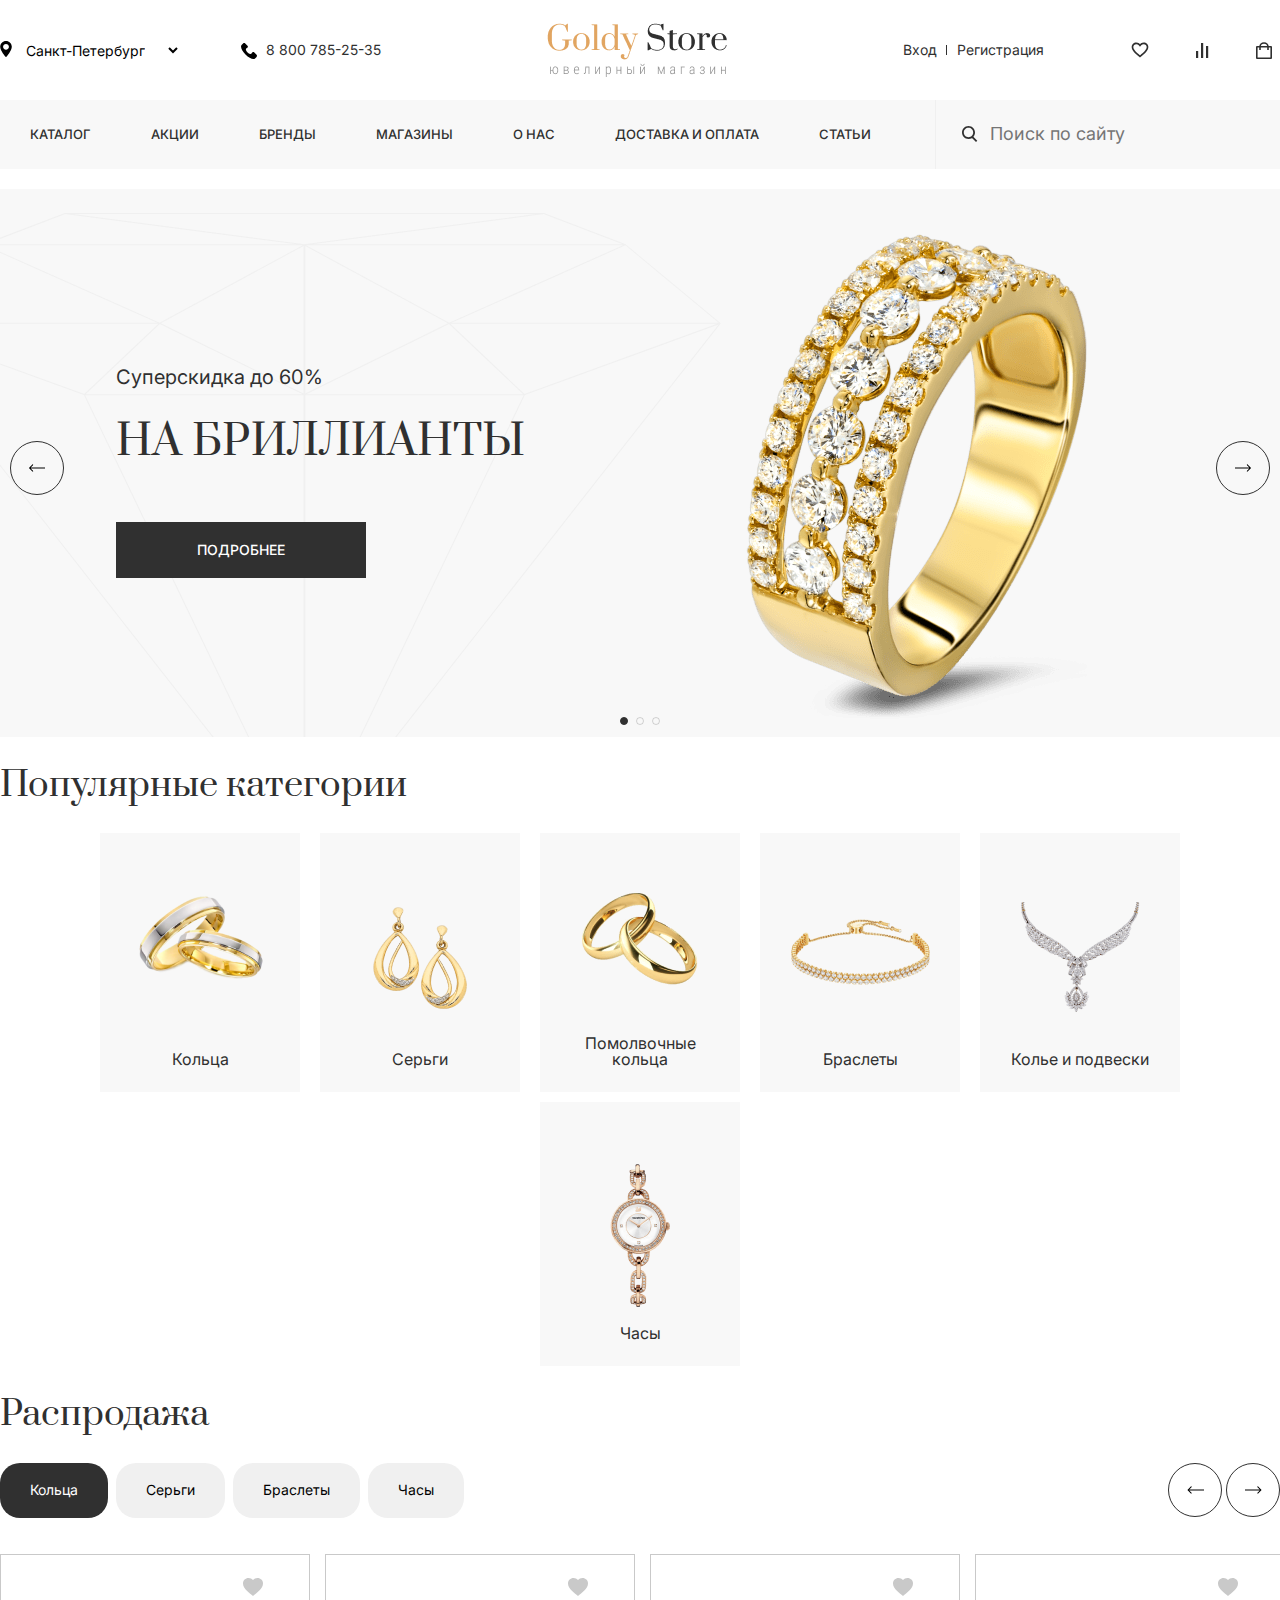
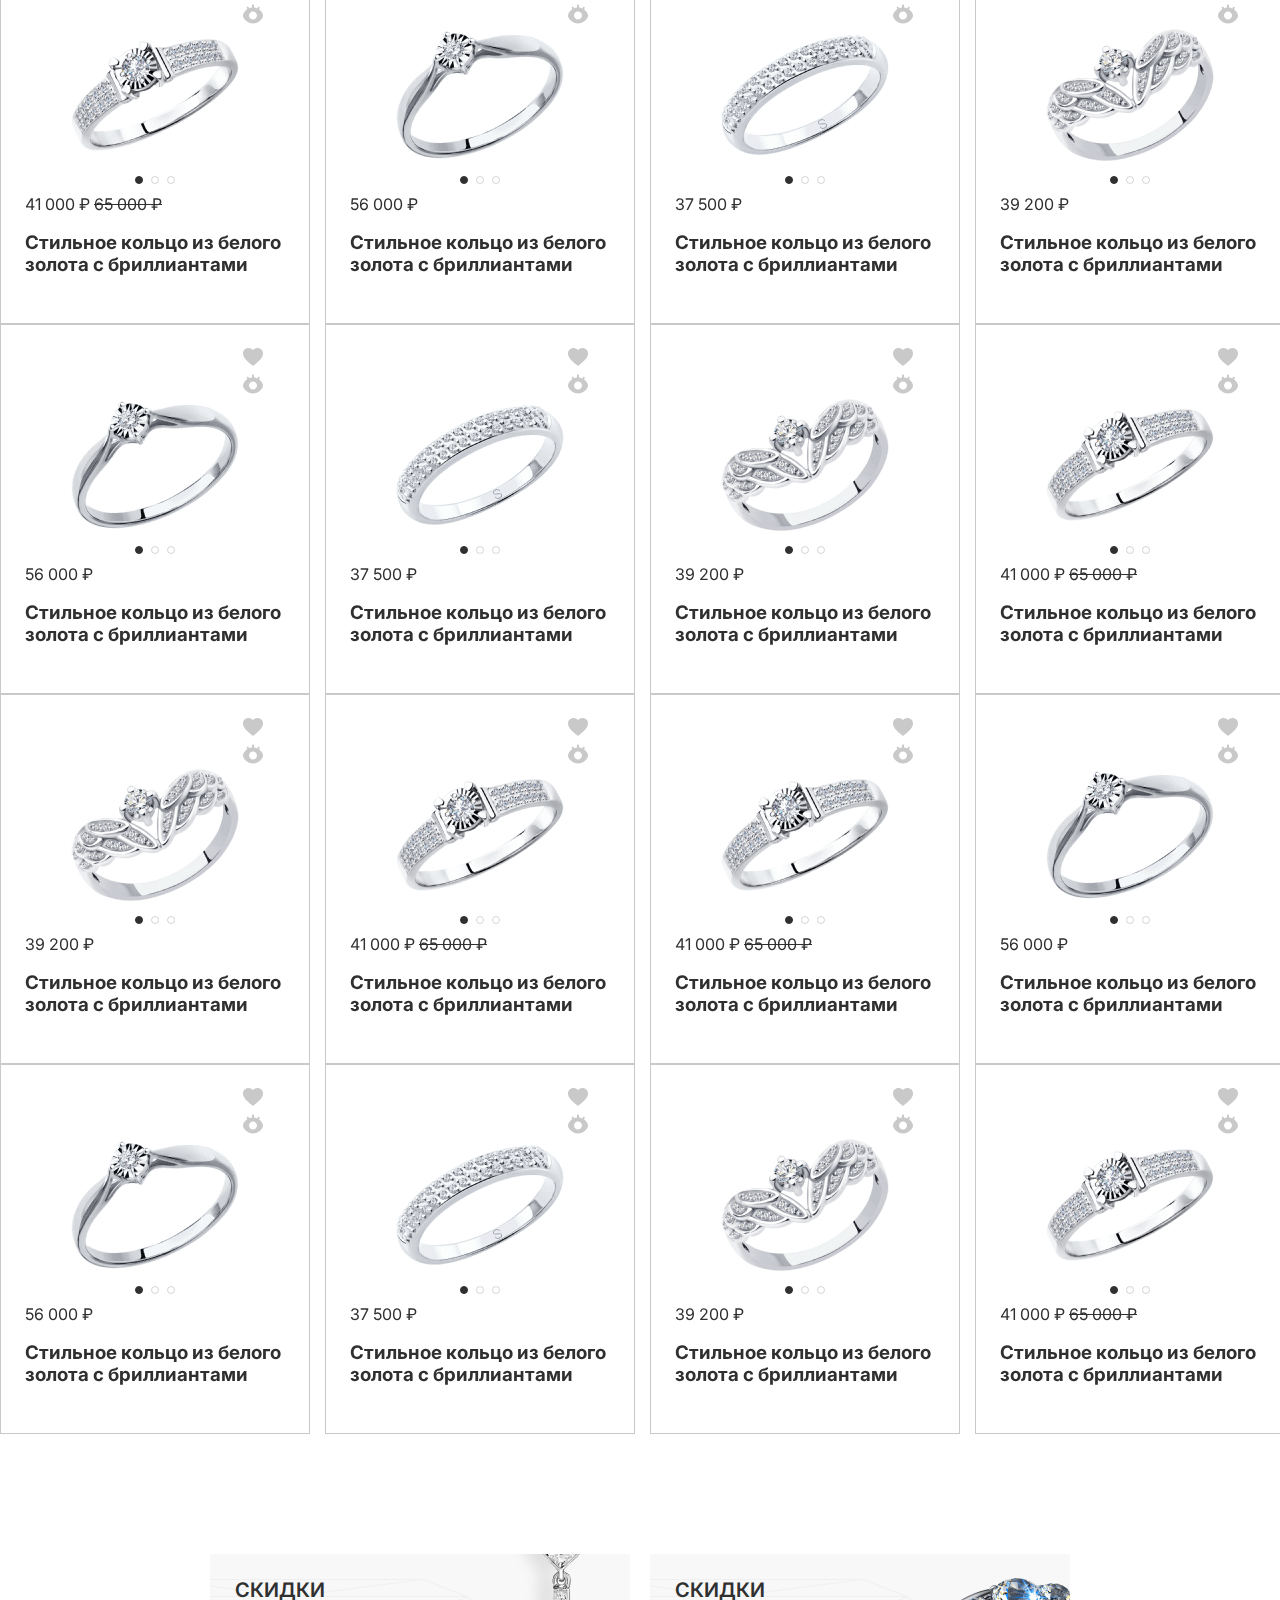
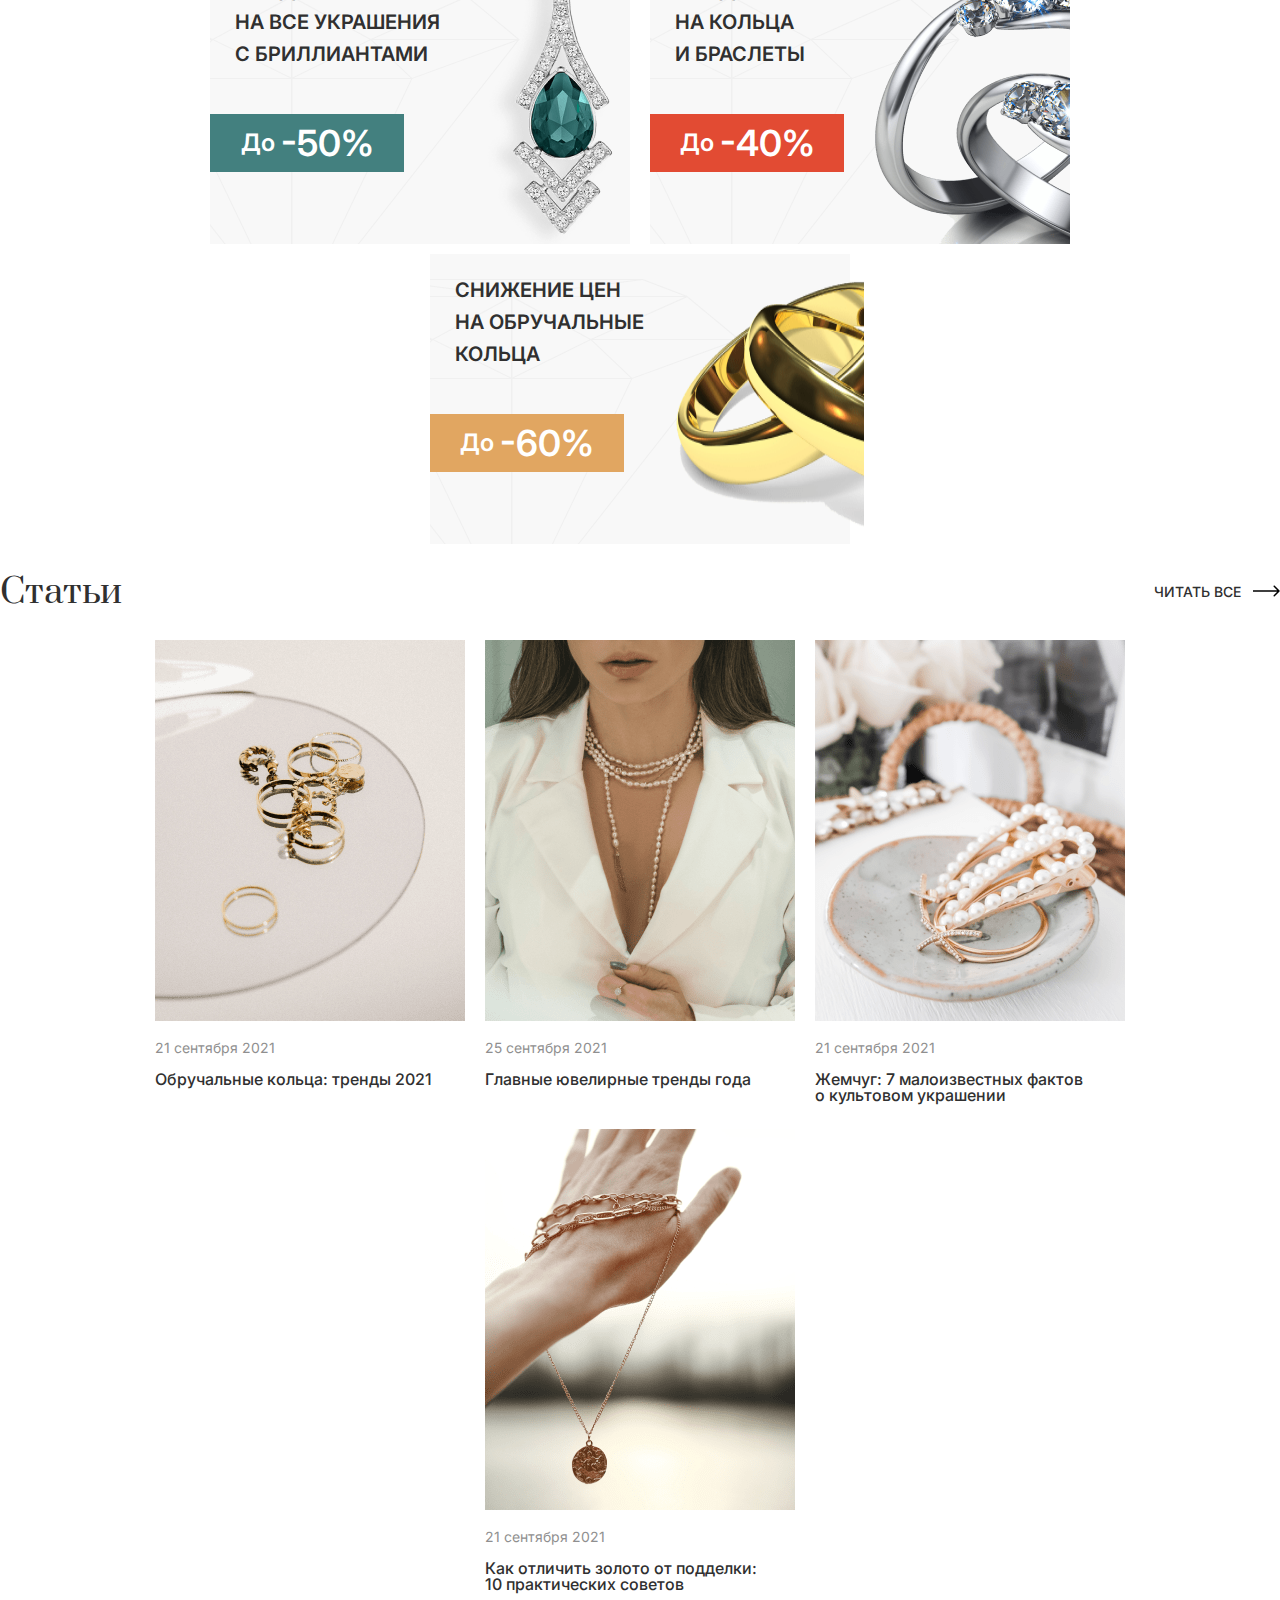
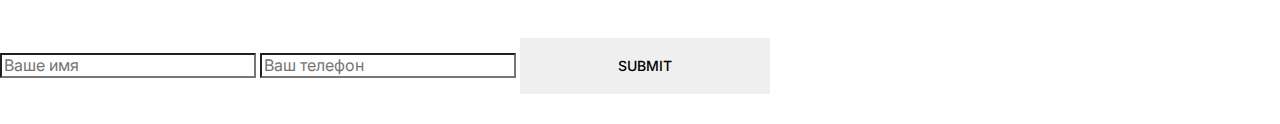
<file: index.html>
<!DOCTYPE html>
<html lang="ru">

<head>
  <meta charset="UTF-8" />
  <meta http-equiv="X-UA-Compatible" content="IE=edge" />
  <meta name="viewport" content="width=device-width, initial-scale=1.0" />
  <link rel="icon" href="favicon.ico" type="image/x-icon">
  <link rel="icon" href="img/favicon/icon.svg" type="image/svg+xml">
  <link rel="stylesheet" href="https://unpkg.com/swiper/swiper-bundle.min.css" />
  <link rel="preconnect" href="https://fonts.googleapis.com">
  <link rel="preconnect" href="https://fonts.gstatic.com" crossorigin>
  <link href="https://fonts.googleapis.com/css2?family=Inter:wght@300;400;500;600&display=swap" rel="stylesheet">
  <link href="https://fonts.googleapis.com/css2?family=Prata&display=swap" rel="stylesheet">
  <meta name="description" content="Золото и брилианты по низким ценам и высокому качеству">
  <title>Ювелирный магазин</title>
  <link rel="stylesheet" href="css/style.min.css">
</head>

<body>
  <div class="wrapper">
    <header class="header">

      <div class="header__wrapper container">
        <div class="header__top">
          <div class="header__dropdown dropdown">
            <select class="dropbtn" name="city">
              <option value="SPb" selected>Санкт-Петербург</option>
              <option value="Msk">Москва</option>
              <option value="Kal">Калининград</option>
            </select>

          </div>

          <p class="telephone">
            <a href="tel:+88007852535">8 800 785-25-35</a>
          </p>

          <div class="header__logo logo">
            <img src="./img/logo.png" width="183" height="52" alt="Goldy Store ювелирный магазин.">
          </div>

          <div class="user-menu">
            <ul>
              <li>
                <a href="/">Вход</a>
              </li>
              <li>
                <a href="/">Регистрация</a>
              </li>
            </ul>

            <ul>
              <li>
                <a href="/">
                  <span class="visually-hidden">Избранное.</span>
                  <svg width="20" height="20">
                    <use xlink:href="img/sprite.svg#like-icon"></use>
                  </svg>
                </a>
              </li>
              <li>
                <a href="/">
                  <span class="visually-hidden">Сравнение.</span>
                  <svg width="13" height="15">
                    <use xlink:href="img/sprite.svg#rate-icon"></use>
                  </svg>
                </a>
              </li>
              <li>
                <a href="/">
                  <span class="visually-hidden">Корзина.</span>
                  <svg width="16" height="17">
                    <use xlink:href="img/sprite.svg#cart-icon"></use>
                  </svg>
                </a>
              </li>
            </ul>
          </div>
        </div>

        <nav class="header__navigation navigation">

          <ul>
            <li>
              <a href="/">Каталог</a>
            </li>
            <li>
              <a href="/">Акции</a>
            </li>
            <li>
              <a href="/">Бренды</a>
            </li>
            <li>
              <a href="/">Магазины</a>
            </li>
            <li>
              <a href="/">О нас</a>
            </li>
            <li>
              <a href="/">Доставка и оплата</a>
            </li>
            <li>
              <a href="/">Статьи</a>
            </li>
          </ul>

          <div class="navigation__search search">
            <input type="text" id="mySearch" onkeyup="myFunction()" placeholder="Поиск по сайту"
              title="Введите категорию">
          </div>
        </nav>
      </div>

    </header>
    <main>
      <section class="promo">
        <h1 class="visually-hidden">Ювелирный магазин GoldyStore</h1>
        <div class="container">

          <div class="promo__swiper swiper">
            <!-- Additional required wrapper -->
            <div class="swiper-wrapper">
              <!-- Slides -->
              <div class="swiper-slide">
                <div class="swiper__image-wrapper">
                  <div>
                    <p>
                      Суперскидка до 60%<br />
                      <span>На бриллианты</span>
                    </p>
                    <a class="btn btn--black" href="/">Подробнее</a>
                  </div>
                  <img src="./img/img-slide1.png" alt="" loading="lazy">
                </div>
              </div>
              <div class="swiper-slide">
                <div class="swiper__image-wrapper">
                  <div>
                    <p>
                      Суперскидка до 40%<br />
                      <span>На золото</span>
                    </p>
                    <a class="btn btn--black" href="/">Подробнее</a>
                  </div>
                  <img src="./img/img-slide1.png" alt="" loading="lazy">
                </div>
              </div>

              <div class="swiper-slide">
                <div class="swiper__image-wrapper">
                  <div>
                    <p>
                      Суперскидка до 70%<br />
                      <span>На серебро</span>
                    </p>
                    <a class="btn btn--black" href="/">Подробнее</a>
                  </div>
                  <img src="./img/img-slide1.png" alt="" loading="lazy">
                </div>
              </div>
            </div>
            <!-- If we need pagination -->
            <div class="promo__swiper-pagination swiper-pagination"></div>

            <!-- If we need navigation buttons -->
            <div class="promo__swiper-button-prev swiper-button-prev"></div>
            <div class="promo__swiper-button-next swiper-button-next"></div>
          </div>

        </div>
      </section>
      <section>
        <div class="container">
          <h2 class="section-title">Популярные категории</h2>

          <ul class="category-list">
            <li>
              <a href="/">
                <img src="./img/category-1.png" alt="Кольца." loading="lazy">
                <h3>Кольца</h3>
              </a>
            </li>
            <li>
              <a href="/">
                <img src="./img/category-2.png" alt="Серьги." loading="lazy">
                <h3>Серьги</h3>
              </a>
            </li>
            <li>
              <a href="/">
                <img src="./img/category-3.png" alt="Помолвочные кольца." loading="lazy">
                <h3>Помолвочные<br /> кольца</h3>
              </a>
            </li>
            <li>
              <a href="/">
                <img src="./img/category-4.png" alt="Браслеты." loading="lazy">
                <h3>Браслеты</h3>
              </a>
            </li>
            <li>
              <a href="/">
                <img src="./img/category-5.png" alt="Колье и подвески." loading="lazy">
                <h3>Колье и подвески</h3>
              </a>
            </li>
            <li>
              <a href="/">
                <img src="./img/category-6.png" alt="Часы." loading="lazy">
                <h3>Часы</h3>
              </a>
            </li>
          </ul>
        </div>
      </section>

      <section class="products">
        <div class="container">
          <h2 class="section-title">Распродажа</h2>
          <div class="tab">
            <button class="tablinks active" id="defaultOpen" type="button">Кольца</button>
            <button class="tablinks" type="button">Серьги</button>
            <button class="tablinks" type="button">Браслеты</button>
            <button class="tablinks" type="button">Часы</button>

            <div class="products__navigation">

              <button class="products__slide-prev" type="button">
                <span class="visually-hidden">Слайд назад.</span>
              </button>
              <button class="products__slide-next" type="button">
                <span class="visually-hidden">Слайд вперед.</span>
              </button>

            </div>
          </div>
          <div id="rings" class="tabcontent">


            <div class="products__swiper swiper">
              <div class="products__swiper-button-next swiper-button-next visually-hidden"></div>
              <div class="products__swiper-button-prev swiper-button-prev visually-hidden"></div>
              <div class="products__swiper-wrapper swiper-wrapper">

                <div class="products__swiper-slide swiper-slide">

                  <div class="products__card card">

                    <div class="card__swiper swiper">
                      <div class="card__swiper-wrapper swiper-wrapper">

                        <div class="card__swiper-slide swiper-slide">
                          <p class="card__set">
                            <a href="/">
                              <svg width="24" height="24">
                                <use xlink:href="img/sprite.svg#faivorite"></use>
                              </svg>
                            </a>
                            <a href="/">
                              <svg width="24" height="24">
                                <use xlink:href="img/sprite.svg#compare"></use>
                              </svg>
                            </a>
                          </p>
                          <img src="./img/prod-1.png" alt="Стильное кольцо из белого золота c бриллиантами." width="200"
                            height="200">
                        </div>

                        <div class="card__swiper-slide swiper-slide">
                          <p class="card__set">
                            <a href="/">
                              <svg width="24" height="24">
                                <use xlink:href="img/sprite.svg#faivorite"></use>
                              </svg>
                            </a>
                            <a href="/">
                              <svg width="24" height="24">
                                <use xlink:href="img/sprite.svg#compare"></use>
                              </svg>
                            </a>
                          </p>
                          <img src="./img/prod-1.png" alt="Кольцо." width="200" height="200">
                        </div>

                        <div class="card__swiper-slide swiper-slide">
                          <p class="card__set">
                            <a href="/">
                              <svg width="24" height="24">
                                <use xlink:href="img/sprite.svg#faivorite"></use>
                              </svg>
                            </a>
                            <a href="/">
                              <svg width="24" height="24">
                                <use xlink:href="img/sprite.svg#compare"></use>
                              </svg>
                            </a>
                          </p>
                          <img src="./img/prod-1.png" alt="Кольцо." width="200" height="200">
                        </div>

                      </div>
                      <div class="card__swiper-pagination swiper-pagination"></div>
                    </div>

                    <div>
                      <span>41 000 ₽</span>
                      <del>65 000 ₽ </del>
                    </div>
                    <h3 class="card__title">Стильное кольцо из белого золота c бриллиантами</h3>

                  </div>

                </div>

                <div class="products__swiper-slide swiper-slide">

                  <div class="products__card card">
                    <div class="card__swiper swiper">
                      <div class="card__swiper-wrapper swiper-wrapper">

                        <div class="card__swiper-slide swiper-slide">
                          <p class="card__set">
                            <a href="/">
                              <svg width="24" height="24">
                                <use xlink:href="img/sprite.svg#faivorite"></use>
                              </svg>
                            </a>
                            <a href="/">
                              <svg width="24" height="24">
                                <use xlink:href="img/sprite.svg#compare"></use>
                              </svg>
                            </a>
                          </p>
                          <img src="./img/prod-2.png" alt="Кольцо." width="200" height="200">
                        </div>

                        <div class="card__swiper-slide swiper-slide">
                          <p class="card__set">
                            <a href="/">
                              <svg width="24" height="24">
                                <use xlink:href="img/sprite.svg#faivorite"></use>
                              </svg>
                            </a>
                            <a href="/">
                              <svg width="24" height="24">
                                <use xlink:href="img/sprite.svg#compare"></use>
                              </svg>
                            </a>
                          </p>
                          <img src="./img/prod-2.png" alt="Кольцо." width="200" height="200">
                        </div>

                        <div class="card__swiper-slide swiper-slide">
                          <p class="card__set">
                            <a href="/">
                              <svg width="24" height="24">
                                <use xlink:href="img/sprite.svg#faivorite"></use>
                              </svg>
                            </a>
                            <a href="/">
                              <svg width="24" height="24">
                                <use xlink:href="img/sprite.svg#compare"></use>
                              </svg>
                            </a>
                          </p>
                          <img src="./img/prod-2.png" alt="Кольцо." width="200" height="200">
                        </div>

                      </div>
                      <div class="card__swiper-pagination swiper-pagination"></div>
                    </div>

                    <div>
                      <span>56 000 ₽</span>
                    </div>
                    <h3 class="card__title">Стильное кольцо из белого золота c бриллиантами</h3>

                  </div>

                </div>

                <div class="products__swiper-slide swiper-slide">

                  <div class="products__card card">
                    <div class="card__swiper swiper">
                      <div class="card__swiper-wrapper swiper-wrapper">

                        <div class="card__swiper-slide swiper-slide">
                          <p class="card__set">
                            <a href="/">
                              <svg width="24" height="24">
                                <use xlink:href="img/sprite.svg#faivorite"></use>
                              </svg>
                            </a>
                            <a href="/">
                              <svg width="24" height="24">
                                <use xlink:href="img/sprite.svg#compare"></use>
                              </svg>
                            </a>
                          </p>
                          <img src="./img/prod-3.png" alt="Кольцо." width="200" height="200">
                        </div>

                        <div class="card__swiper-slide swiper-slide">
                          <p class="card__set">
                            <a href="/">
                              <svg width="24" height="24">
                                <use xlink:href="img/sprite.svg#faivorite"></use>
                              </svg>
                            </a>
                            <a href="/">
                              <svg width="24" height="24">
                                <use xlink:href="img/sprite.svg#compare"></use>
                              </svg>
                            </a>
                          </p>
                          <img src="./img/prod-3.png" alt="Кольцо." width="200" height="200">
                        </div>

                        <div class="card__swiper-slide swiper-slide">
                          <p class="card__set">
                            <a href="/">
                              <svg width="24" height="24">
                                <use xlink:href="img/sprite.svg#faivorite"></use>
                              </svg>
                            </a>
                            <a href="/">
                              <svg width="24" height="24">
                                <use xlink:href="img/sprite.svg#compare"></use>
                              </svg>
                            </a>
                          </p>
                          <img src="./img/prod-3.png" alt="Кольцо." width="200" height="200">
                        </div>

                      </div>
                      <div class="card__swiper-pagination swiper-pagination"></div>
                    </div>
                    <div>
                      <span>37 500 ₽</span>
                    </div>
                    <h3 class="card__title">Стильное кольцо из белого золота c бриллиантами</h3>
                  </div>

                </div>

                <div class="products__swiper-slide swiper-slide">

                  <div class="products__card card">
                    <div class="card__swiper swiper">
                      <div class="card__swiper-wrapper swiper-wrapper">

                        <div class="card__swiper-slide swiper-slide">
                          <p class="card__set">
                            <a href="/">
                              <svg width="24" height="24">
                                <use xlink:href="img/sprite.svg#faivorite"></use>
                              </svg>
                            </a>
                            <a href="/">
                              <svg width="24" height="24">
                                <use xlink:href="img/sprite.svg#compare"></use>
                              </svg>
                            </a>
                          </p>
                          <img src="./img/prod-4.png" alt="Кольцо." width="200" height="200">
                        </div>

                        <div class="card__swiper-slide swiper-slide">
                          <p class="card__set">
                            <a href="/">
                              <svg width="24" height="24">
                                <use xlink:href="img/sprite.svg#faivorite"></use>
                              </svg>
                            </a>
                            <a href="/">
                              <svg width="24" height="24">
                                <use xlink:href="img/sprite.svg#compare"></use>
                              </svg>
                            </a>
                          </p>
                          <img src="./img/prod-4.png" alt="Кольцо." width="200" height="200">
                        </div>

                        <div class="card__swiper-slide swiper-slide">
                          <p class="card__set">
                            <a href="/">
                              <svg width="24" height="24">
                                <use xlink:href="img/sprite.svg#faivorite"></use>
                              </svg>
                            </a>
                            <a href="/">
                              <svg width="24" height="24">
                                <use xlink:href="img/sprite.svg#compare"></use>
                              </svg>
                            </a>
                          </p>
                          <img src="./img/prod-4.png" alt="Кольцо." width="200" height="200">
                        </div>

                      </div>
                      <div class="card__swiper-pagination swiper-pagination"></div>
                    </div>
                    <div>
                      <span>39 200 ₽</span>
                    </div>
                    <h3 class="card__title">Стильное кольцо из белого золота c бриллиантами</h3>
                  </div>

                </div>

                <div class="products__swiper-slide swiper-slide">

                  <div class="products__card card">
                    <div class="card__swiper swiper">
                      <div class="card__swiper-wrapper swiper-wrapper">

                        <div class="card__swiper-slide swiper-slide">
                          <p class="card__set">
                            <a href="/">
                              <svg width="24" height="24">
                                <use xlink:href="img/sprite.svg#faivorite"></use>
                              </svg>
                            </a>
                            <a href="/">
                              <svg width="24" height="24">
                                <use xlink:href="img/sprite.svg#compare"></use>
                              </svg>
                            </a>
                          </p>
                          <img src="./img/prod-1.png" alt="Кольцо." width="200" height="200">
                        </div>

                        <div class="card__swiper-slide swiper-slide">
                          <p class="card__set">
                            <a href="/">
                              <svg width="24" height="24">
                                <use xlink:href="img/sprite.svg#faivorite"></use>
                              </svg>
                            </a>
                            <a href="/">
                              <svg width="24" height="24">
                                <use xlink:href="img/sprite.svg#compare"></use>
                              </svg>
                            </a>
                          </p>
                          <img src="./img/prod-1.png" alt="Кольцо." width="200" height="200">
                        </div>

                        <div class="card__swiper-slide swiper-slide">
                          <p class="card__set">
                            <a href="/">
                              <svg width="24" height="24">
                                <use xlink:href="img/sprite.svg#faivorite"></use>
                              </svg>
                            </a>
                            <a href="/">
                              <svg width="24" height="24">
                                <use xlink:href="img/sprite.svg#compare"></use>
                              </svg>
                            </a>
                          </p>
                          <img src="./img/prod-1.png" alt="Кольцо." width="200" height="200">
                        </div>

                      </div>
                      <div class="card__swiper-pagination swiper-pagination"></div>
                    </div>
                    <div>
                      <span>41 000 ₽</span>
                      <del>65 000 ₽ </del>
                    </div>
                    <h3 class="card__title">Стильное кольцо из белого золота c бриллиантами</h3>
                  </div>

                </div>

              </div>
            </div>
          </div>
          <div id="links" class="tabcontent">

            <div class="products__swiper swiper">

              <div class="products__swiper-wrapper swiper-wrapper">

                <div class="products__swiper-slide swiper-slide">

                  <div class="products__card card">
                    <div class="card__swiper swiper">
                      <div class="card__swiper-wrapper swiper-wrapper">

                        <div class="card__swiper-slide swiper-slide">
                          <p class="card__set">
                            <a href="/">
                              <svg width="24" height="24">
                                <use xlink:href="img/sprite.svg#faivorite"></use>
                              </svg>
                            </a>
                            <a href="/">
                              <svg width="24" height="24">
                                <use xlink:href="img/sprite.svg#compare"></use>
                              </svg>
                            </a>
                          </p>
                          <img src="./img/prod-2.png" alt="Кольцо." width="200" height="200">
                        </div>

                        <div class="card__swiper-slide swiper-slide">
                          <p class="card__set">
                            <a href="/">
                              <svg width="24" height="24">
                                <use xlink:href="img/sprite.svg#faivorite"></use>
                              </svg>
                            </a>
                            <a href="/">
                              <svg width="24" height="24">
                                <use xlink:href="img/sprite.svg#compare"></use>
                              </svg>
                            </a>
                          </p>
                          <img src="./img/prod-2.png" alt="Кольцо." width="200" height="200">
                        </div>

                        <div class="card__swiper-slide swiper-slide">
                          <p class="card__set">
                            <a href="/">
                              <svg width="24" height="24">
                                <use xlink:href="img/sprite.svg#faivorite"></use>
                              </svg>
                            </a>
                            <a href="/">
                              <svg width="24" height="24">
                                <use xlink:href="img/sprite.svg#compare"></use>
                              </svg>
                            </a>
                          </p>
                          <img src="./img/prod-2.png" alt="Кольцо." width="200" height="200">
                        </div>

                      </div>
                      <div class="card__swiper-pagination swiper-pagination"></div>
                    </div>

                    <div>
                      <span>56 000 ₽</span>
                    </div>
                    <h3 class="card__title">Стильное кольцо из белого золота c бриллиантами</h3>

                  </div>

                </div>

                <div class="products__swiper-slide swiper-slide">

                  <div class="products__card card">
                    <div class="card__swiper swiper">
                      <div class="card__swiper-wrapper swiper-wrapper">

                        <div class="card__swiper-slide swiper-slide">
                          <p class="card__set">
                            <a href="/">
                              <svg width="24" height="24">
                                <use xlink:href="img/sprite.svg#faivorite"></use>
                              </svg>
                            </a>
                            <a href="/">
                              <svg width="24" height="24">
                                <use xlink:href="img/sprite.svg#compare"></use>
                              </svg>
                            </a>
                          </p>
                          <img src="./img/prod-3.png" alt="Кольцо." width="200" height="200">
                        </div>

                        <div class="card__swiper-slide swiper-slide">
                          <p class="card__set">
                            <a href="/">
                              <svg width="24" height="24">
                                <use xlink:href="img/sprite.svg#faivorite"></use>
                              </svg>
                            </a>
                            <a href="/">
                              <svg width="24" height="24">
                                <use xlink:href="img/sprite.svg#compare"></use>
                              </svg>
                            </a>
                          </p>
                          <img src="./img/prod-3.png" alt="Кольцо." width="200" height="200">
                        </div>

                        <div class="card__swiper-slide swiper-slide">
                          <p class="card__set">
                            <a href="/">
                              <svg width="24" height="24">
                                <use xlink:href="img/sprite.svg#faivorite"></use>
                              </svg>
                            </a>
                            <a href="/">
                              <svg width="24" height="24">
                                <use xlink:href="img/sprite.svg#compare"></use>
                              </svg>
                            </a>
                          </p>
                          <img src="./img/prod-3.png" alt="Кольцо." width="200" height="200">
                        </div>

                      </div>
                      <div class="card__swiper-pagination swiper-pagination"></div>
                    </div>
                    <div>
                      <span>37 500 ₽</span>
                    </div>
                    <h3 class="card__title">Стильное кольцо из белого золота c бриллиантами</h3>
                  </div>

                </div>

                <div class="products__swiper-slide swiper-slide">

                  <div class="products__card card">
                    <div class="card__swiper swiper">
                      <div class="card__swiper-wrapper swiper-wrapper">

                        <div class="card__swiper-slide swiper-slide">
                          <p class="card__set">
                            <a href="/">
                              <svg width="24" height="24">
                                <use xlink:href="img/sprite.svg#faivorite"></use>
                              </svg>
                            </a>
                            <a href="/">
                              <svg width="24" height="24">
                                <use xlink:href="img/sprite.svg#compare"></use>
                              </svg>
                            </a>
                          </p>
                          <img src="./img/prod-4.png" alt="Кольцо." width="200" height="200">
                        </div>

                        <div class="card__swiper-slide swiper-slide">
                          <p class="card__set">
                            <a href="/">
                              <svg width="24" height="24">
                                <use xlink:href="img/sprite.svg#faivorite"></use>
                              </svg>
                            </a>
                            <a href="/">
                              <svg width="24" height="24">
                                <use xlink:href="img/sprite.svg#compare"></use>
                              </svg>
                            </a>
                          </p>
                          <img src="./img/prod-4.png" alt="Кольцо." width="200" height="200">
                        </div>

                        <div class="card__swiper-slide swiper-slide">
                          <p class="card__set">
                            <a href="/">
                              <svg width="24" height="24">
                                <use xlink:href="img/sprite.svg#faivorite"></use>
                              </svg>
                            </a>
                            <a href="/">
                              <svg width="24" height="24">
                                <use xlink:href="img/sprite.svg#compare"></use>
                              </svg>
                            </a>
                          </p>
                          <img src="./img/prod-4.png" alt="Кольцо." width="200" height="200">
                        </div>

                      </div>
                      <div class="card__swiper-pagination swiper-pagination"></div>
                    </div>
                    <div>
                      <span>39 200 ₽</span>
                    </div>
                    <h3 class="card__title">Стильное кольцо из белого золота c бриллиантами</h3>
                  </div>

                </div>

                <div class="products__swiper-slide swiper-slide">

                  <div class="products__card card">
                    <div class="card__swiper swiper">
                      <div class="card__swiper-wrapper swiper-wrapper">

                        <div class="card__swiper-slide swiper-slide">
                          <p class="card__set">
                            <a href="/">
                              <svg width="24" height="24">
                                <use xlink:href="img/sprite.svg#faivorite"></use>
                              </svg>
                            </a>
                            <a href="/">
                              <svg width="24" height="24">
                                <use xlink:href="img/sprite.svg#compare"></use>
                              </svg>
                            </a>
                          </p>
                          <img src="./img/prod-1.png" alt="Кольцо." width="200" height="200">
                        </div>

                        <div class="card__swiper-slide swiper-slide">
                          <p class="card__set">
                            <a href="/">
                              <svg width="24" height="24">
                                <use xlink:href="img/sprite.svg#faivorite"></use>
                              </svg>
                            </a>
                            <a href="/">
                              <svg width="24" height="24">
                                <use xlink:href="img/sprite.svg#compare"></use>
                              </svg>
                            </a>
                          </p>
                          <img src="./img/prod-1.png" alt="Кольцо." width="200" height="200">
                        </div>

                        <div class="card__swiper-slide swiper-slide">
                          <p class="card__set">
                            <a href="/">
                              <svg width="24" height="24">
                                <use xlink:href="img/sprite.svg#faivorite"></use>
                              </svg>
                            </a>
                            <a href="/">
                              <svg width="24" height="24">
                                <use xlink:href="img/sprite.svg#compare"></use>
                              </svg>
                            </a>
                          </p>
                          <img src="./img/prod-1.png" alt="Кольцо." width="200" height="200">
                        </div>

                      </div>
                      <div class="card__swiper-pagination swiper-pagination"></div>
                    </div>
                    <div>
                      <span>41 000 ₽</span>
                      <del>65 000 ₽ </del>
                    </div>
                    <h3 class="card__title">Стильное кольцо из белого золота c бриллиантами</h3>
                  </div>

                </div>

                <div class="products__swiper-slide swiper-slide">

                  <div class="products__card card">
                    <div class="card__swiper swiper">
                      <div class="card__swiper-wrapper swiper-wrapper">

                        <div class="card__swiper-slide swiper-slide">
                          <p class="card__set">
                            <a href="/">
                              <svg width="24" height="24">
                                <use xlink:href="img/sprite.svg#faivorite"></use>
                              </svg>
                            </a>
                            <a href="/">
                              <svg width="24" height="24">
                                <use xlink:href="img/sprite.svg#compare"></use>
                              </svg>
                            </a>
                          </p>
                          <img src="./img/prod-1.png" alt="Кольцо." width="200" height="200">
                        </div>

                        <div class="card__swiper-slide swiper-slide">
                          <p class="card__set">
                            <a href="/">
                              <svg width="24" height="24">
                                <use xlink:href="img/sprite.svg#faivorite"></use>
                              </svg>
                            </a>
                            <a href="/">
                              <svg width="24" height="24">
                                <use xlink:href="img/sprite.svg#compare"></use>
                              </svg>
                            </a>
                          </p>
                          <img src="./img/prod-1.png" alt="Кольцо." width="200" height="200">
                        </div>

                        <div class="card__swiper-slide swiper-slide">
                          <p class="card__set">
                            <a href="/">
                              <svg width="24" height="24">
                                <use xlink:href="img/sprite.svg#faivorite"></use>
                              </svg>
                            </a>
                            <a href="/">
                              <svg width="24" height="24">
                                <use xlink:href="img/sprite.svg#compare"></use>
                              </svg>
                            </a>
                          </p>
                          <img src="./img/prod-1.png" alt="Кольцо." width="200" height="200">
                        </div>

                      </div>
                      <div class="card__swiper-pagination swiper-pagination"></div>
                    </div>
                    <div>
                      <span>41 000 ₽</span>
                      <del>65 000 ₽ </del>
                    </div>
                    <h3 class="card__title">Стильное кольцо из белого золота c бриллиантами</h3>
                  </div>

                </div>

              </div>
            </div>

          </div>
          <div id="wristlets" class="tabcontent">

            <div class="products__swiper swiper">
              <div class="products__swiper-wrapper swiper-wrapper">

                <div class="products__swiper-slide swiper-slide">

                  <div class="products__card card">
                    <div class="card__swiper swiper">
                      <div class="card__swiper-wrapper swiper-wrapper">

                        <div class="card__swiper-slide swiper-slide">
                          <p class="card__set">
                            <a href="/">
                              <svg width="24" height="24">
                                <use xlink:href="img/sprite.svg#faivorite"></use>
                              </svg>
                            </a>
                            <a href="/">
                              <svg width="24" height="24">
                                <use xlink:href="img/sprite.svg#compare"></use>
                              </svg>
                            </a>
                          </p>
                          <img src="./img/prod-4.png" alt="Кольцо." width="200" height="200">
                        </div>

                        <div class="card__swiper-slide swiper-slide">
                          <p class="card__set">
                            <a href="/">
                              <svg width="24" height="24">
                                <use xlink:href="img/sprite.svg#faivorite"></use>
                              </svg>
                            </a>
                            <a href="/">
                              <svg width="24" height="24">
                                <use xlink:href="img/sprite.svg#compare"></use>
                              </svg>
                            </a>
                          </p>
                          <img src="./img/prod-4.png" alt="Кольцо." width="200" height="200">
                        </div>

                        <div class="card__swiper-slide swiper-slide">
                          <p class="card__set">
                            <a href="/">
                              <svg width="24" height="24">
                                <use xlink:href="img/sprite.svg#faivorite"></use>
                              </svg>
                            </a>
                            <a href="/">
                              <svg width="24" height="24">
                                <use xlink:href="img/sprite.svg#compare"></use>
                              </svg>
                            </a>
                          </p>
                          <img src="./img/prod-4.png" alt="Кольцо." width="200" height="200">
                        </div>

                      </div>
                      <div class="card__swiper-pagination swiper-pagination"></div>
                    </div>
                    <div>
                      <span>39 200 ₽</span>
                    </div>
                    <h3 class="card__title">Стильное кольцо из белого золота c бриллиантами</h3>
                  </div>

                </div>

                <div class="products__swiper-slide swiper-slide">

                  <div class="products__card card">
                    <div class="card__swiper swiper">
                      <div class="card__swiper-wrapper swiper-wrapper">

                        <div class="card__swiper-slide swiper-slide">
                          <p class="card__set">
                            <a href="/">
                              <svg width="24" height="24">
                                <use xlink:href="img/sprite.svg#faivorite"></use>
                              </svg>
                            </a>
                            <a href="/">
                              <svg width="24" height="24">
                                <use xlink:href="img/sprite.svg#compare"></use>
                              </svg>
                            </a>
                          </p>
                          <img src="./img/prod-1.png" alt="Кольцо." width="200" height="200">
                        </div>

                        <div class="card__swiper-slide swiper-slide">
                          <p class="card__set">
                            <a href="/">
                              <svg width="24" height="24">
                                <use xlink:href="img/sprite.svg#faivorite"></use>
                              </svg>
                            </a>
                            <a href="/">
                              <svg width="24" height="24">
                                <use xlink:href="img/sprite.svg#compare"></use>
                              </svg>
                            </a>
                          </p>
                          <img src="./img/prod-1.png" alt="Кольцо." width="200" height="200">
                        </div>

                        <div class="card__swiper-slide swiper-slide">
                          <p class="card__set">
                            <a href="/">
                              <svg width="24" height="24">
                                <use xlink:href="img/sprite.svg#faivorite"></use>
                              </svg>
                            </a>
                            <a href="/">
                              <svg width="24" height="24">
                                <use xlink:href="img/sprite.svg#compare"></use>
                              </svg>
                            </a>
                          </p>
                          <img src="./img/prod-1.png" alt="Кольцо." width="200" height="200">
                        </div>

                      </div>
                      <div class="card__swiper-pagination swiper-pagination"></div>
                    </div>
                    <div>
                      <span>41 000 ₽</span>
                      <del>65 000 ₽ </del>
                    </div>
                    <h3 class="card__title">Стильное кольцо из белого золота c бриллиантами</h3>
                  </div>

                </div>

                <div class="products__swiper-slide swiper-slide">

                  <div class="products__card card">
                    <div class="card__swiper swiper">
                      <div class="card__swiper-wrapper swiper-wrapper">

                        <div class="card__swiper-slide swiper-slide">
                          <p class="card__set">
                            <a href="/">
                              <svg width="24" height="24">
                                <use xlink:href="img/sprite.svg#faivorite"></use>
                              </svg>
                            </a>
                            <a href="/">
                              <svg width="24" height="24">
                                <use xlink:href="img/sprite.svg#compare"></use>
                              </svg>
                            </a>
                          </p>
                          <img src="./img/prod-1.png" alt="Кольцо." width="200" height="200">
                        </div>

                        <div class="card__swiper-slide swiper-slide">
                          <p class="card__set">
                            <a href="/">
                              <svg width="24" height="24">
                                <use xlink:href="img/sprite.svg#faivorite"></use>
                              </svg>
                            </a>
                            <a href="/">
                              <svg width="24" height="24">
                                <use xlink:href="img/sprite.svg#compare"></use>
                              </svg>
                            </a>
                          </p>
                          <img src="./img/prod-1.png" alt="Кольцо." width="200" height="200">
                        </div>

                        <div class="card__swiper-slide swiper-slide">
                          <p class="card__set">
                            <a href="/">
                              <svg width="24" height="24">
                                <use xlink:href="img/sprite.svg#faivorite"></use>
                              </svg>
                            </a>
                            <a href="/">
                              <svg width="24" height="24">
                                <use xlink:href="img/sprite.svg#compare"></use>
                              </svg>
                            </a>
                          </p>
                          <img src="./img/prod-1.png" alt="Кольцо." width="200" height="200">
                        </div>

                      </div>
                      <div class="card__swiper-pagination swiper-pagination"></div>
                    </div>
                    <div>
                      <span>41 000 ₽</span>
                      <del>65 000 ₽ </del>
                    </div>
                    <h3 class="card__title">Стильное кольцо из белого золота c бриллиантами</h3>
                  </div>

                </div>

                <div class="products__swiper-slide swiper-slide">

                  <div class="products__card card">
                    <div class="card__swiper swiper">
                      <div class="card__swiper-wrapper swiper-wrapper">

                        <div class="card__swiper-slide swiper-slide">
                          <p class="card__set">
                            <a href="/">
                              <svg width="24" height="24">
                                <use xlink:href="img/sprite.svg#faivorite"></use>
                              </svg>
                            </a>
                            <a href="/">
                              <svg width="24" height="24">
                                <use xlink:href="img/sprite.svg#compare"></use>
                              </svg>
                            </a>
                          </p>
                          <img src="./img/prod-2.png" alt="Кольцо." width="200" height="200">
                        </div>

                        <div class="card__swiper-slide swiper-slide">
                          <p class="card__set">
                            <a href="/">
                              <svg width="24" height="24">
                                <use xlink:href="img/sprite.svg#faivorite"></use>
                              </svg>
                            </a>
                            <a href="/">
                              <svg width="24" height="24">
                                <use xlink:href="img/sprite.svg#compare"></use>
                              </svg>
                            </a>
                          </p>
                          <img src="./img/prod-2.png" alt="Кольцо." width="200" height="200">
                        </div>

                        <div class="card__swiper-slide swiper-slide">
                          <p class="card__set">
                            <a href="/">
                              <svg width="24" height="24">
                                <use xlink:href="img/sprite.svg#faivorite"></use>
                              </svg>
                            </a>
                            <a href="/">
                              <svg width="24" height="24">
                                <use xlink:href="img/sprite.svg#compare"></use>
                              </svg>
                            </a>
                          </p>
                          <img src="./img/prod-2.png" alt="Кольцо." width="200" height="200">
                        </div>

                      </div>
                      <div class="card__swiper-pagination swiper-pagination"></div>
                    </div>

                    <div>
                      <span>56 000 ₽</span>
                    </div>
                    <h3 class="card__title">Стильное кольцо из белого золота c бриллиантами</h3>

                  </div>

                </div>

                <div class="products__swiper-slide swiper-slide">

                  <div class="products__card card">
                    <div class="card__swiper swiper">
                      <div class="card__swiper-wrapper swiper-wrapper">

                        <div class="card__swiper-slide swiper-slide">
                          <p class="card__set">
                            <a href="/">
                              <svg width="24" height="24">
                                <use xlink:href="img/sprite.svg#faivorite"></use>
                              </svg>
                            </a>
                            <a href="/">
                              <svg width="24" height="24">
                                <use xlink:href="img/sprite.svg#compare"></use>
                              </svg>
                            </a>
                          </p>
                          <img src="./img/prod-3.png" alt="Кольцо." width="200" height="200">
                        </div>

                        <div class="card__swiper-slide swiper-slide">
                          <p class="card__set">
                            <a href="/">
                              <svg width="24" height="24">
                                <use xlink:href="img/sprite.svg#faivorite"></use>
                              </svg>
                            </a>
                            <a href="/">
                              <svg width="24" height="24">
                                <use xlink:href="img/sprite.svg#compare"></use>
                              </svg>
                            </a>
                          </p>
                          <img src="./img/prod-3.png" alt="Кольцо." width="200" height="200">
                        </div>

                        <div class="card__swiper-slide swiper-slide">
                          <p class="card__set">
                            <a href="/">
                              <svg width="24" height="24">
                                <use xlink:href="img/sprite.svg#faivorite"></use>
                              </svg>
                            </a>
                            <a href="/">
                              <svg width="24" height="24">
                                <use xlink:href="img/sprite.svg#compare"></use>
                              </svg>
                            </a>
                          </p>
                          <img src="./img/prod-3.png" alt="Кольцо." width="200" height="200">
                        </div>

                      </div>
                      <div class="card__swiper-pagination swiper-pagination"></div>
                    </div>
                    <div>
                      <span>37 500 ₽</span>
                    </div>
                    <h3 class="card__title">Стильное кольцо из белого золота c бриллиантами</h3>
                  </div>

                </div>

              </div>
            </div>

          </div>
          <div id="watchs" class="tabcontent">

            <div class="products__swiper swiper">
              <div class="products__swiper-wrapper swiper-wrapper">

                <div class="products__swiper-slide swiper-slide">

                  <div class="products__card card">
                    <div class="card__swiper swiper">
                      <div class="card__swiper-wrapper swiper-wrapper">

                        <div class="card__swiper-slide swiper-slide">
                          <p class="card__set">
                            <a href="/">
                              <svg width="24" height="24">
                                <use xlink:href="img/sprite.svg#faivorite"></use>
                              </svg>
                            </a>
                            <a href="/">
                              <svg width="24" height="24">
                                <use xlink:href="img/sprite.svg#compare"></use>
                              </svg>
                            </a>
                          </p>
                          <img src="./img/prod-2.png" alt="Кольцо." width="200" height="200">
                        </div>

                        <div class="card__swiper-slide swiper-slide">
                          <p class="card__set">
                            <a href="/">
                              <svg width="24" height="24">
                                <use xlink:href="img/sprite.svg#faivorite"></use>
                              </svg>
                            </a>
                            <a href="/">
                              <svg width="24" height="24">
                                <use xlink:href="img/sprite.svg#compare"></use>
                              </svg>
                            </a>
                          </p>
                          <img src="./img/prod-2.png" alt="Кольцо." width="200" height="200">
                        </div>

                        <div class="card__swiper-slide swiper-slide">
                          <p class="card__set">
                            <a href="/">
                              <svg width="24" height="24">
                                <use xlink:href="img/sprite.svg#faivorite"></use>
                              </svg>
                            </a>
                            <a href="/">
                              <svg width="24" height="24">
                                <use xlink:href="img/sprite.svg#compare"></use>
                              </svg>
                            </a>
                          </p>
                          <img src="./img/prod-2.png" alt="Кольцо." width="200" height="200">
                        </div>

                      </div>
                      <div class="card__swiper-pagination swiper-pagination"></div>
                    </div>

                    <div>
                      <span>56 000 ₽</span>
                    </div>
                    <h3 class="card__title">Стильное кольцо из белого золота c бриллиантами</h3>

                  </div>

                </div>

                <div class="products__swiper-slide swiper-slide">

                  <div class="products__card card">
                    <div class="card__swiper swiper">
                      <div class="card__swiper-wrapper swiper-wrapper">

                        <div class="card__swiper-slide swiper-slide">
                          <p class="card__set">
                            <a href="/">
                              <svg width="24" height="24">
                                <use xlink:href="img/sprite.svg#faivorite"></use>
                              </svg>
                            </a>
                            <a href="/">
                              <svg width="24" height="24">
                                <use xlink:href="img/sprite.svg#compare"></use>
                              </svg>
                            </a>
                          </p>
                          <img src="./img/prod-3.png" alt="Кольцо." width="200" height="200">
                        </div>

                        <div class="card__swiper-slide swiper-slide">
                          <p class="card__set">
                            <a href="/">
                              <svg width="24" height="24">
                                <use xlink:href="img/sprite.svg#faivorite"></use>
                              </svg>
                            </a>
                            <a href="/">
                              <svg width="24" height="24">
                                <use xlink:href="img/sprite.svg#compare"></use>
                              </svg>
                            </a>
                          </p>
                          <img src="./img/prod-3.png" alt="Кольцо." width="200" height="200">
                        </div>

                        <div class="card__swiper-slide swiper-slide">
                          <p class="card__set">
                            <a href="/">
                              <svg width="24" height="24">
                                <use xlink:href="img/sprite.svg#faivorite"></use>
                              </svg>
                            </a>
                            <a href="/">
                              <svg width="24" height="24">
                                <use xlink:href="img/sprite.svg#compare"></use>
                              </svg>
                            </a>
                          </p>
                          <img src="./img/prod-3.png" alt="Кольцо." width="200" height="200">
                        </div>

                      </div>
                      <div class="card__swiper-pagination swiper-pagination"></div>
                    </div>
                    <div>
                      <span>37 500 ₽</span>
                    </div>
                    <h3 class="card__title">Стильное кольцо из белого золота c бриллиантами</h3>
                  </div>

                </div>

                <div class="products__swiper-slide swiper-slide">

                  <div class="products__card card">
                    <div class="card__swiper swiper">
                      <div class="card__swiper-wrapper swiper-wrapper">

                        <div class="card__swiper-slide swiper-slide">
                          <p class="card__set">
                            <a href="/">
                              <svg width="24" height="24">
                                <use xlink:href="img/sprite.svg#faivorite"></use>
                              </svg>
                            </a>
                            <a href="/">
                              <svg width="24" height="24">
                                <use xlink:href="img/sprite.svg#compare"></use>
                              </svg>
                            </a>
                          </p>
                          <img src="./img/prod-4.png" alt="Кольцо." width="200" height="200">
                        </div>

                        <div class="card__swiper-slide swiper-slide">
                          <p class="card__set">
                            <a href="/">
                              <svg width="24" height="24">
                                <use xlink:href="img/sprite.svg#faivorite"></use>
                              </svg>
                            </a>
                            <a href="/">
                              <svg width="24" height="24">
                                <use xlink:href="img/sprite.svg#compare"></use>
                              </svg>
                            </a>
                          </p>
                          <img src="./img/prod-4.png" alt="Кольцо." width="200" height="200">
                        </div>

                        <div class="card__swiper-slide swiper-slide">
                          <p class="card__set">
                            <a href="/">
                              <svg width="24" height="24">
                                <use xlink:href="img/sprite.svg#faivorite"></use>
                              </svg>
                            </a>
                            <a href="/">
                              <svg width="24" height="24">
                                <use xlink:href="img/sprite.svg#compare"></use>
                              </svg>
                            </a>
                          </p>
                          <img src="./img/prod-4.png" alt="Кольцо." width="200" height="200">
                        </div>

                      </div>
                      <div class="card__swiper-pagination swiper-pagination"></div>
                    </div>
                    <div>
                      <span>39 200 ₽</span>
                    </div>
                    <h3 class="card__title">Стильное кольцо из белого золота c бриллиантами</h3>
                  </div>

                </div>

                <div class="products__swiper-slide swiper-slide">

                  <div class="products__card card">
                    <div class="card__swiper swiper">
                      <div class="card__swiper-wrapper swiper-wrapper">

                        <div class="card__swiper-slide swiper-slide">
                          <p class="card__set">
                            <a href="/">
                              <svg width="24" height="24">
                                <use xlink:href="img/sprite.svg#faivorite"></use>
                              </svg>
                            </a>
                            <a href="/">
                              <svg width="24" height="24">
                                <use xlink:href="img/sprite.svg#compare"></use>
                              </svg>
                            </a>
                          </p>
                          <img src="./img/prod-1.png" alt="Кольцо." width="200" height="200">
                        </div>

                        <div class="card__swiper-slide swiper-slide">
                          <p class="card__set">
                            <a href="/">
                              <svg width="24" height="24">
                                <use xlink:href="img/sprite.svg#faivorite"></use>
                              </svg>
                            </a>
                            <a href="/">
                              <svg width="24" height="24">
                                <use xlink:href="img/sprite.svg#compare"></use>
                              </svg>
                            </a>
                          </p>
                          <img src="./img/prod-1.png" alt="Кольцо." width="200" height="200">
                        </div>

                        <div class="card__swiper-slide swiper-slide">
                          <p class="card__set">
                            <a href="/">
                              <svg width="24" height="24">
                                <use xlink:href="img/sprite.svg#faivorite"></use>
                              </svg>
                            </a>
                            <a href="/">
                              <svg width="24" height="24">
                                <use xlink:href="img/sprite.svg#compare"></use>
                              </svg>
                            </a>
                          </p>
                          <img src="./img/prod-1.png" alt="Кольцо." width="200" height="200">
                        </div>

                      </div>
                      <div class="card__swiper-pagination swiper-pagination"></div>
                    </div>
                    <div>
                      <span>41 000 ₽</span>
                      <del>65 000 ₽ </del>
                    </div>
                    <h3 class="card__title">Стильное кольцо из белого золота c бриллиантами</h3>
                  </div>

                </div>

                <div class="products__swiper-slide swiper-slide">

                  <div class="products__card card">
                    <div class="card__swiper swiper">
                      <div class="card__swiper-wrapper swiper-wrapper">

                        <div class="card__swiper-slide swiper-slide">
                          <p class="card__set">
                            <a href="/">
                              <svg width="24" height="24">
                                <use xlink:href="img/sprite.svg#faivorite"></use>
                              </svg>
                            </a>
                            <a href="/">
                              <svg width="24" height="24">
                                <use xlink:href="img/sprite.svg#compare"></use>
                              </svg>
                            </a>
                          </p>
                          <img src="./img/prod-1.png" alt="Кольцо." width="200" height="200">
                        </div>

                        <div class="card__swiper-slide swiper-slide">
                          <p class="card__set">
                            <a href="/">
                              <svg width="24" height="24">
                                <use xlink:href="img/sprite.svg#faivorite"></use>
                              </svg>
                            </a>
                            <a href="/">
                              <svg width="24" height="24">
                                <use xlink:href="img/sprite.svg#compare"></use>
                              </svg>
                            </a>
                          </p>
                          <img src="./img/prod-1.png" alt="Кольцо." width="200" height="200">
                        </div>

                        <div class="card__swiper-slide swiper-slide">
                          <p class="card__set">
                            <a href="/">
                              <svg width="24" height="24">
                                <use xlink:href="img/sprite.svg#faivorite"></use>
                              </svg>
                            </a>
                            <a href="/">
                              <svg width="24" height="24">
                                <use xlink:href="img/sprite.svg#compare"></use>
                              </svg>
                            </a>
                          </p>
                          <img src="./img/prod-1.png" alt="Кольцо." width="200" height="200">
                        </div>

                      </div>
                      <div class="card__swiper-pagination swiper-pagination"></div>
                    </div>
                    <div>
                      <span>41 000 ₽</span>
                      <del>65 000 ₽ </del>
                    </div>
                    <h3 class="card__title">Стильное кольцо из белого золота c бриллиантами</h3>
                  </div>

                </div>

              </div>
            </div>

          </div>
        </div>
      </section>

      <section class="offers">
        <div class="container">
          <ul class="offers-list">
            <li class="offers-list__item">
              <p class="offers-list__description">
                Скидки<br>
                на&nbsp;все украшения<br>
                с&nbsp;бриллиантами
              </p>
              <p class="offers-list__label offers-list__label--first">До&nbsp;<span> -50%</span></p>
              <img src="./img/stock-1.png" alt="">
            </li>
            <li class="offers-list__item">
              <p class="offers-list__description">
                Скидки<br>
                на&nbsp;кольца<br>
                и&nbsp;браслеты
              </p>
              <p class="offers-list__label offers-list__label--second">До&nbsp;<span> -40%</span></p>
              <img src="./img//stock-2.png" alt="">
            </li>
            <li class="offers-list__item">
              <p class="offers-list__description">
                Cнижение цен<br>
                на&nbsp;обручальные<br>
                кольца
              </p>
              <p class="offers-list__label offers-list__label--last">До&nbsp;<span> -60%</span></p>
              <img src="./img//stock-3.png" alt="">
            </li>
          </ul>
        </div>
      </section>

      <section class="notes">
        <div class="container">
          <div class="notes__title-wrapper">
            <h2 class="section-title">Статьи</h2>
            <a href="/">Читать все</a>
          </div>
          <div>
            <ul class="notes-list">
              <li class="notes-list__item">
                <a class="notes-list__link" href="/">
                  <img src="./img/note-1.png" alt="" width="310" height="381">
                  <time datetime="2021-01-21">21 сентября 2021</time>
                  <h3>Обручальные кольца: тренды 2021</h3>
                </a>
              </li>
              <li class="notes-list__item">
                <a class="notes-list__link" href="/">
                  <img src="./img/note-2.png" alt="" width="310" height="381">
                  <time datetime="2021-01-25">25 сентября 2021</time>
                  <h3>Главные ювелирные тренды года</h3>
                </a>
              </li>
              <li class="notes-list__item">
                <a class="notes-list__link" href="/">
                  <img src="./img/note-3.png" alt="" width="310" height="381">
                  <time datetime="2021-01-21">21 сентября 2021</time>
                  <h3>Жемчуг: 7 малоизвестных фактов о культовом украшении</h3>
                </a>
              </li>
              <li class="notes-list__item">
                <a class="notes-list__link" href="/">
                  <img src="./img/note-4.png" alt="" width="310" height="381">
                  <time datetime="2021-01-21">21 сентября 2021</time>
                  <h3>Как отличить золото от подделки: 10 практических советов</h3>
                </a>
              </li>
            </ul>
          </div>
        </div>
      </section>

      <section>
        <div class="container form">
          <!-- <form action="#" id="form" class="form__body">
            <h2 class="form__title">Send!</h2>

            <div class="form__item">
              <label for="formName" class="form__label">Имя*:</label>
              <input type="text" id="formName" name="name" class="form__input _req">
            </div>

            <div class="form__item">
              <label for="formEmail" class="form__label">Email*:</label>
              <input type="text" id="formEmail" name="email" class="form__input _req _email">
            </div>

            <div class="form__item">
              <div class="form__label">Left or right ?</div>
              <div class="potions">
                <div class="options__item">
                  <input id="formRightHanded" type="radio" name="hand" class="options__input" value="right" checked>
                  <label for="formRightHanded" class="options__label"><span>Право</span></label>
                </div>
                <div class="options__item">
                  <input id="formLeftHanded" type="radio" name="hand" value="left" class="options__input">
                  <label for="formLeftHanded" class="options__label"><span>Лево</span></label>
                </div>
              </div>
            </div>

            <div class="form__item">
              <label for="formMessage" class="form__label">Сообщенние:</label>
              <textarea type="text" id="formMessage" name="message" class="form__input"></textarea>
            </div>

            <div class="form__item">
              <div class="form__title">Возраст</div>
              <select name="age" class="select">
                <option value="от 18 до 20">Мол</option>
                <option value="от 25 до 45">Стар</option>
                <option value="от 45">Дед</option>
              </select>
            </div>

            <div class="form__item">
              <div class="form__title">Прикрепить фото</div>
              <div class="file">
                <div class="file__item">
                  <input id="formImage" type="file" name="image" class="file__input" accept=".jpg, .png">
                  <div class="file__button">Выбрать</div>
                </div>
                <div id="formPreview" class="file__preview"></div>
              </div>
            </div>

            <div class="form__item">
              <div class="checkbox">
                <input type="checkbox" name="agreement" class="checkbox__input _req" id="formAgreement" checked>
                <label class="checkbox__label" for="formAgreement">Согласен со всякой шляпой...</label>
              </div>
            </div>

            <button class="form__button" type="submit">Отправить</button>

          </form> -->
          <form action="send-template.php" method="POST">
            <input type="text" name="name" placeholder="Ваше имя">
            <input type="text" name="phone" placeholder="Ваш телефон">
            <input type="submit" class="btn" >
        </form>
        </div>
      </section>

    </main>

  </div>
  <script src="js/vendor.min.js"></script>
  <script defer src="js/main.min.js"></script>
</body>

</html>
</file>
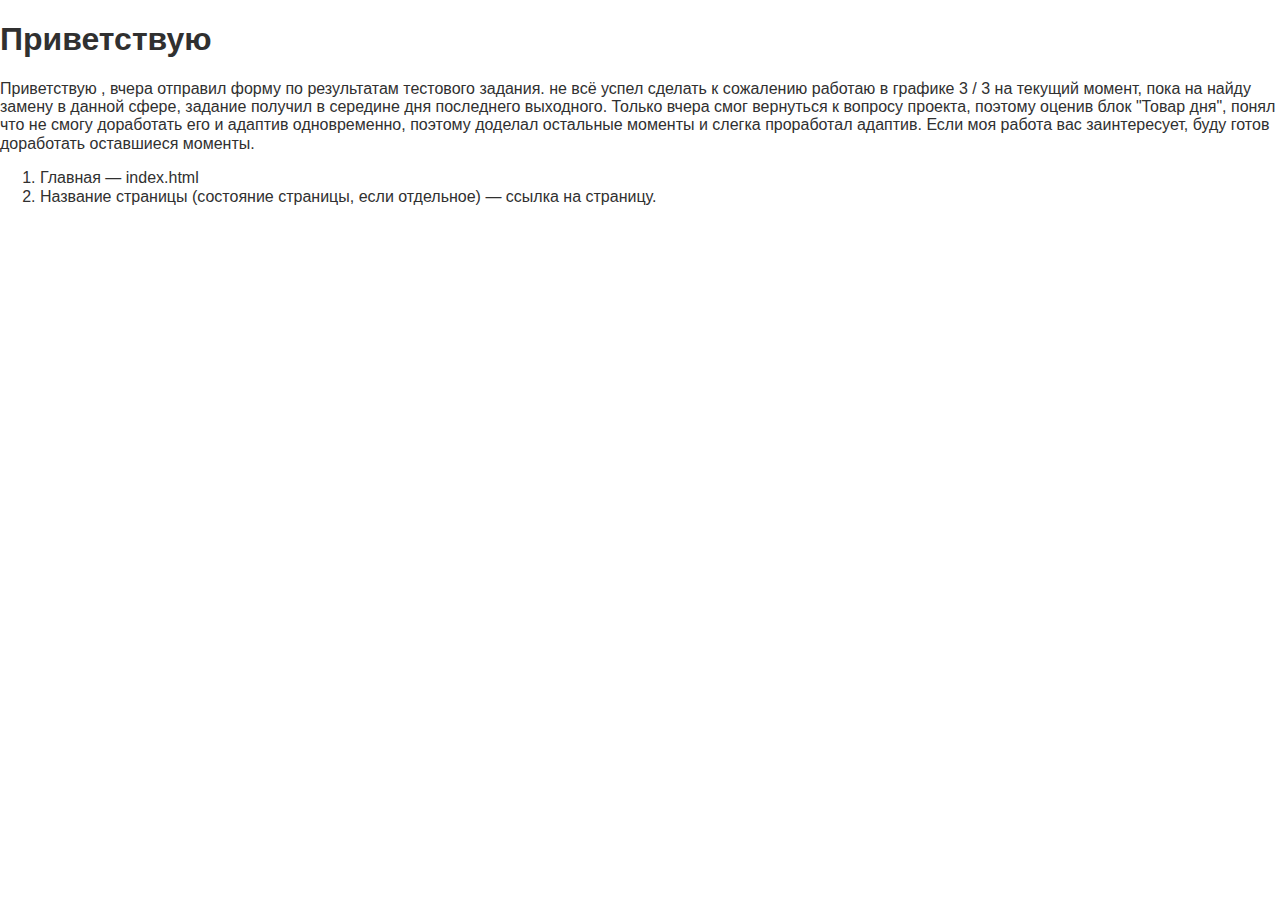
<file: sitemap.html>
<!DOCTYPE html>
<html lang="ru">

<head>
  <meta charset="UTF-8" />
  <meta http-equiv="X-UA-Compatible" content="IE=edge" />
  <meta name="viewport" content="width=device-width, initial-scale=1.0" />
  <meta name="description" content="">
  <title>ProjectName</title>
  <link rel="stylesheet" href="css/style.min.css">
</head>

<body>
  <div class="wrapper">
    <header>
      <div class="container"></div>
    </header>
    <main>
      <section class="intro">
        <div class="container">
          <h1>Приветствую</h1>
          <p>
            Приветствую , вчера отправил форму по результатам тестового задания.
            не всё успел сделать к сожалению работаю в графике 3 / 3 на текущий момент,
            пока на найду замену в данной сфере, задание получил в середине дня последнего выходного.
            Только вчера смог вернуться к вопросу проекта, поэтому оценив блок
            "Товар дня", понял что не смогу доработать его и адаптив одновременно,
            поэтому доделал остальные моменты и слегка проработал адаптив.
            Если моя работа вас заинтересует, буду готов доработать оставшиеся моменты.
          </p>
          <ol>
            <li>
              <a href="index.html">Главная — index.html</a>
            </li>
            <li>
              <a href="#">Название страницы (состояние страницы, если отдельное) — ссылка на страницу.</a>
            </li>
          </ol>
        </div>
      </section>
    </main>
    <footer>
      <div class="container"></div>
    </footer>
  </div>
</body>

</html>
</file>
<file: css/style.min.css>
@charset "UTF-8";
/*! normalize.css v8.0.1 | MIT License | github.com/necolas/normalize.css */
html{line-height:1.15;-webkit-text-size-adjust:100%}details,main{display:block}h1{margin:.67em 0;font-size:2em}hr{-webkit-box-sizing:content-box;box-sizing:content-box;height:0;overflow:visible}code,kbd,pre,samp{font-size:1em;font-family:monospace,monospace}a{background-color:transparent;color:#303030;text-decoration:none}abbr[title]{-webkit-text-decoration:underline dotted;text-decoration:underline dotted;border-bottom:none}b,strong{font-weight:bolder}small{font-size:80%}sub,sup{position:relative;font-size:75%;line-height:0;vertical-align:baseline}sub{bottom:-.25em}sup{top:-.5em}img{border-style:none}button,input,optgroup,select,textarea{margin:0;font-size:100%;line-height:1.15;font-family:inherit}button,input{overflow:visible}button,select{text-transform:none}[type=button]::-moz-focus-inner,[type=reset]::-moz-focus-inner,[type=submit]::-moz-focus-inner,button::-moz-focus-inner{padding:0;border-style:none}[type=button]:-moz-focusring,[type=reset]:-moz-focusring,[type=submit]:-moz-focusring,button:-moz-focusring{outline:1px dotted ButtonText}fieldset{padding:.35em .75em .625em}legend{display:table;max-width:100%;color:inherit;white-space:normal}progress{vertical-align:baseline}textarea{overflow:auto;resize:none}[type=checkbox],[type=radio],legend{-webkit-box-sizing:border-box;box-sizing:border-box;padding:0}[type=number]::-webkit-inner-spin-button,[type=number]::-webkit-outer-spin-button{height:auto}[type=search]{outline-offset:-2px;-webkit-appearance:textfield}[type=search]::-webkit-search-decoration{-webkit-appearance:none}::-webkit-file-upload-button{font:inherit;-webkit-appearance:button}summary{display:list-item}[hidden],template{display:none}@font-face{font-style:normal;font-weight:400;font-family:"Montserrat";font-display:swap;src:url(../fonts/Montserrat-Regular.woff2) format("woff2"),url(../fonts/Montserrat-Regular.woff) format("woff")}@font-face{font-style:normal;font-weight:500;font-family:"Montserrat";font-display:swap;src:url(../fonts/Montserrat-Medium.woff2) format("woff2"),url(../fonts/Montserrat-Medium.woff) format("woff")}@font-face{font-style:normal;font-weight:600;font-family:"Montserrat";font-display:swap;src:url(../fonts/Montserrat-SemiBold.woff2) format("woff2"),url(../fonts/Montserrat-SemiBold.woff) format("woff")}@font-face{font-style:normal;font-weight:700;font-family:"Montserrat";font-display:swap;src:url(../fonts/Montserrat-Bold.woff2) format("woff2"),url(../fonts/Montserrat-Bold.woff) format("woff")}*,::after,::before{-webkit-box-sizing:border-box;box-sizing:border-box}body,html{margin:0;padding:0;min-height:100vh}html{font-style:normal;font-weight:400;line-height:size(24px);font-family:"Inter",sans-serif;color:#303030;-webkit-font-smoothing:antialiased;-moz-osx-font-smoothing:grayscale;text-rendering:optimizeLegibility}body{width:100%;height:100%;background-color:#fff}img,video{display:block;max-width:100%;height:auto}input:-webkit-autofill{-webkit-box-shadow:inset 0 0 0 1000px #fff;box-shadow:inset 0 0 0 1000px #fff;-webkit-text-fill-color:#303030}input,select,textarea{border-radius:0}input::-webkit-input-placeholder,textarea::-webkit-input-placeholder{opacity:1}input::-moz-placeholder,textarea::-moz-placeholder{opacity:1}input:-ms-input-placeholder,textarea:-ms-input-placeholder{opacity:1}input::-ms-input-placeholder,textarea::-ms-input-placeholder{opacity:1}input::placeholder,textarea::placeholder{opacity:1}input:invalid,textarea:invalid{-webkit-box-shadow:none;box-shadow:none}input::-ms-clear,input::-ms-reveal{display:none}input[type=search]::-webkit-search-cancel-button,input[type=search]::-webkit-search-decoration,input[type=search]::-webkit-search-results-button,input[type=search]::-webkit-search-results-decoration{-webkit-appearance:none;appearance:none}input::-webkit-inner-spin-button,input::-webkit-outer-spin-button{margin:0;-webkit-appearance:none;appearance:none}input[type=number]{-webkit-appearance:textfield;-moz-appearance:textfield;appearance:textfield}input:matches([type=email],[type=number],[type=password],[type=search],[type=tel],[type=text],[type=url]),select,textarea{-webkit-appearance:none;-moz-appearance:none;appearance:none}[type=button],[type=reset],[type=submit],button{-webkit-appearance:none;-moz-appearance:none;appearance:none}.wrapper{position:relative;display:-webkit-box;display:-ms-flexbox;display:flex;-webkit-box-orient:vertical;-webkit-box-direction:normal;-ms-flex-direction:column;flex-direction:column;min-height:100vh;min-height:calc(100*var(--vh, 1vh))}.wrapper .footer,.wrapper .header{-ms-flex-negative:0;flex-shrink:0}.wrapper main{-webkit-box-flex:1;-ms-flex-positive:1;flex-grow:1}.rouble{font-family:"Rouble","Arial",sans-serif;text-transform:lowercase!important;font-weight:400!important}.visually-hidden{position:absolute;width:1px;height:1px;margin:-1px;padding:0;overflow:hidden;white-space:nowrap;border:0;clip:rect(0 0 0 0);-webkit-clip-path:inset(100%);clip-path:inset(100%)}.scroll-lock-ios{position:fixed;overflow:hidden}.scroll-lock{overflow:hidden}.no-scrollbar{-ms-overflow-style:none;scrollbar-width:none}.modal::-webkit-scrollbar,.no-scrollbar::-webkit-scrollbar{display:none}.no-transition{-webkit-transition:none!important;-o-transition:none!important;transition:none!important}.container{width:100%;max-width:1300px;margin:0 auto}.btn{min-width:250px;min-height:56px;text-transform:uppercase;text-align:center;border:0;font-weight:500;font-size:14px;line-height:14px}.btn:active{background-color:#000;color:#fff}.btn--white{color:#303030}.btn--white.focus-visible:focus{background-color:#303030;color:#fff}.btn--black{background-color:#303030;color:#fff}.btn--black.focus-visible:focus{background-color:#505050}.section-title{font-family:"Prata",serif;font-weight:400;line-height:40px}.modal,.modal__wrapper{display:-webkit-box;display:-ms-flexbox;display:flex}.modal{position:fixed;top:0;right:0;bottom:0;left:0;z-index:1000;-webkit-box-orient:vertical;-webkit-box-direction:normal;-ms-flex-direction:column;flex-direction:column;overflow-y:auto;-webkit-overflow-scrolling:touch;background-color:rgba(48,48,48,.8);-webkit-transform:scale(1.2);-ms-transform:scale(1.2);transform:scale(1.2);visibility:hidden;opacity:0;-webkit-transition:opacity .6s cubic-bezier(.55,0,.1,1),visibility .6s cubic-bezier(.55,0,.1,1),-webkit-transform .6s cubic-bezier(.55,0,.1,1);-o-transition:opacity .6s cubic-bezier(.55,0,.1,1),transform .6s cubic-bezier(.55,0,.1,1),visibility .6s cubic-bezier(.55,0,.1,1);transition:opacity .6s cubic-bezier(.55,0,.1,1),transform .6s cubic-bezier(.55,0,.1,1),visibility .6s cubic-bezier(.55,0,.1,1);transition:opacity .6s cubic-bezier(.55,0,.1,1),transform .6s cubic-bezier(.55,0,.1,1),visibility .6s cubic-bezier(.55,0,.1,1),-webkit-transform .6s cubic-bezier(.55,0,.1,1);pointer-events:none;-ms-overflow-style:none;scrollbar-width:none}.modal__wrapper{position:relative;-ms-flex-negative:0;flex-shrink:0;-webkit-box-pack:center;-ms-flex-pack:center;justify-content:center;-webkit-box-align:center;-ms-flex-align:center;align-items:center;width:100%;min-height:100%;padding:60px 40px}.modal__overlay{position:absolute;top:0;left:0;width:100%;height:100%;cursor:pointer}.modal__content{position:relative;width:600px;padding:40px;background-color:#fff}.modal__close-btn{position:absolute;top:22px;right:22px;z-index:1;width:40px;height:40px;padding:0;background:0 0;border:0;cursor:pointer}.modal--responsive .modal__content{width:100%}.modal--fit-content .modal__content{width:auto}.modal--no-scale{-webkit-transform:none;-ms-transform:none;transform:none}.modal--preload{-webkit-transition:none;-o-transition:none;transition:none}.modal.is-active{-webkit-transform:scale(1);-ms-transform:scale(1);transform:scale(1);visibility:visible;opacity:1;pointer-events:auto}.header__top{display:-webkit-box;display:-ms-flexbox;display:flex;-webkit-box-align:center;-ms-flex-align:center;align-items:center;min-height:100px;-ms-flex-wrap:wrap;flex-wrap:wrap;color:#303030;font-weight:400;font-size:14px;line-height:14px}.header__dropdown{margin-right:60px}.header__logo{margin-left:auto;margin-right:auto}.dropbtn{background-color:transparent;outline:0;border:0;cursor:pointer;position:relative;padding-left:22px;padding-right:20px}.dropbtn.focus-visible:focus::after,.dropbtn.focus-visible:focus::before,.navigation a.focus-visible:focus,.notes__title-wrapper a.focus-visible:focus,.telephone a.focus-visible:focus::before{opacity:.5}.dropdown{position:relative;display:inline-block}.dropdown::before,.telephone a::before{position:absolute;content:"";height:16px;left:0}.dropdown::before{width:12px;background:url(../img/sprite/marker-icon.svg) no-repeat center;top:0;bottom:0}.dropdown-content{display:none;position:absolute;background-color:#f1f1f1;min-width:160px;-webkit-box-shadow:0 8px 16px 0 rgba(0,0,0,.2);box-shadow:0 8px 16px 0 rgba(0,0,0,.2);z-index:1}.dropdown-content a{color:#000;padding:12px 16px;text-decoration:none;display:block}.dropdown-content a:hover{background-color:#ddd}.show{display:block}.telephone{padding-left:25px;position:relative}.telephone a{color:#303030;text-decoration:none;white-space:nowrap}.telephone a::before{width:16px;background:url(../img/sprite/phone-icon.svg) no-repeat center;fill:#303030}.user-menu,.user-menu ul{display:-webkit-box;display:-ms-flexbox;display:flex;-ms-flex-wrap:wrap;flex-wrap:wrap}.user-menu{-webkit-box-align:center;-ms-flex-align:center;align-items:center}.user-menu ul{padding:0;margin:0;list-style-type:none}.user-menu ul:not(:last-of-type){margin-right:70px}.user-menu ul:not(:last-of-type) li:not(:last-of-type){position:relative}.user-menu ul:not(:last-of-type) li:not(:last-of-type):not(:last-of-type)::after{position:absolute;content:"";width:1px;height:10px;right:0;top:calc(50% - 5px);background:#303030}.user-menu ul:not(:last-of-type) li:last-of-type.focus-visible:focus{opacity:.5}.user-menu ul:not(:last-of-type) a{display:block;padding:10px}.user-menu ul:last-of-type{gap:30px}.user-menu ul:last-of-type a{display:-webkit-box;display:-ms-flexbox;display:flex;width:32px;height:32px;-webkit-box-align:center;-ms-flex-align:center;align-items:center;-webkit-box-pack:center;-ms-flex-pack:center;justify-content:center}.user-menu ul:last-of-type a.focus-visible:focus{background:#f8f8f8}.user-menu ul:last-of-type a:active{background:#e8e7e7}.navigation,.swiper__image-wrapper div a{-webkit-box-align:center;-ms-flex-align:center;align-items:center}.navigation,.navigation ul{display:-webkit-box;display:-ms-flexbox;display:flex;-ms-flex-wrap:wrap;flex-wrap:wrap}.navigation{overflow:hidden;background:#f8f8f8}.navigation ul{padding:0;list-style-type:none;margin:0 auto 0 0}.navigation a{display:block;padding:25px 30px;text-decoration:none;text-transform:uppercase;color:#303030;font-weight:500;font-size:13px;line-height:13px}.navigation .navigation__search{border-left:1px solid #f0f0f0}#mySearch{font-size:18px;padding-bottom:24px;padding-top:24px;border:0;background:#f8f8f8;padding-left:54px}.search{position:relative}.search::before{position:absolute;content:"";width:20px;height:20px;background:url(../img/sprite/find-icon.svg) no-repeat center;left:24px;top:calc(50% - 10px)}.promo{padding-top:20px}.category-list a,.swiper__image-wrapper{display:-ms-grid;display:grid;background-color:#f8f8f8}.swiper__image-wrapper{-ms-grid-columns:(1fr)[2];grid-template-columns:repeat(2,1fr);background-image:url(../img/svg/brilliant-mask.svg);background-repeat:no-repeat;background-position:0 24px}.swiper__image-wrapper div{-ms-grid-column-align:center;justify-self:center;-ms-flex-item-align:center;-ms-grid-row-align:center;align-self:center}.swiper__image-wrapper div p{font-size:20px;line-height:20px;margin-bottom:55px}.swiper__image-wrapper div p span{font-family:"Prata",serif;display:inline-block;margin-top:30px;line-height:50px;text-transform:uppercase}.swiper__image-wrapper div a{display:-webkit-inline-box;display:-ms-inline-flexbox;display:inline-flex;-webkit-box-pack:center;-ms-flex-pack:center;justify-content:center}.promo__swiper-pagination .swiper-pagination-bullet{border:1px solid #303030;background-color:transparent}.promo__swiper-pagination .swiper-pagination-bullet-active{background-color:#303030}.promo__swiper-button-next,.promo__swiper-button-prev{width:54px;height:54px;border:1px solid #303030;border-radius:50%}.promo__swiper-button-prev::after{content:"";background:url(../img/sprite/left-arrow.svg) no-repeat center;width:16px;height:10px}.promo__swiper-button-next::after{content:"";background:url(../img/sprite/rigth-arrow.svg) no-repeat center;width:16px;height:10px}.category-list{padding:0;margin:0;list-style-type:none;display:-webkit-box;display:-ms-flexbox;display:flex;-ms-flex-wrap:wrap;flex-wrap:wrap;-webkit-column-gap:20px;-moz-column-gap:20px;column-gap:20px;row-gap:10px;-webkit-box-pack:center;-ms-flex-pack:center;justify-content:center}.category-list img{margin-right:auto;margin-left:auto;-webkit-transform:scale(1);-ms-transform:scale(1);transform:scale(1)}.category-list a{min-width:200px;min-height:259px;padding-top:60px;text-align:center}.category-list a.focus-visible:focus img{-webkit-transform:scale(1.05);-ms-transform:scale(1.05);transform:scale(1.05)}.category-list h3{-ms-flex-item-align:end;-ms-grid-row-align:end;align-self:end;margin-left:auto;margin-right:auto;font-size:16px;line-height:16px;font-weight:400;text-align:center;margin-bottom:25px}.products{padding-bottom:120px}.products__slide-next,.products__slide-prev{width:54px;height:54px;border:1px solid #303030;border-radius:50%;background-color:transparent}.products__slide-prev{background:url(../img/sprite/left-arrow.svg) no-repeat center}.products__slide-next{background:url(../img/sprite/rigth-arrow.svg) no-repeat center}.tab{display:-webkit-box;display:-ms-flexbox;display:flex;-ms-flex-wrap:wrap;flex-wrap:wrap;margin-bottom:36px}.tablinks.active{background-color:#303030;color:#fff}.tablinks{border:0;padding:13px 30px;border-radius:20px;background-color:#f0f0f0;font-family:"Inter",sans-serif;font-weight:400;font-size:14px;line-height:14px}.tablinks:not(:last-of-type){margin-right:8px}.tablinks:last-of-type{margin-right:auto}.tablinks.focus-visible:focus{background-color:#ddd}.card{border:1px solid #c9c9c9;padding-left:24px;padding-right:24px;min-width:310px;min-height:370px}.card img{margin-left:auto;margin-right:auto}.card .title{font-weight:400;font-size:14px;line-height:22px}.card__swiper-slide{padding-top:40px}.card__set{position:absolute;display:-webkit-box;display:-ms-flexbox;display:flex;-webkit-box-orient:vertical;-webkit-box-direction:normal;-ms-flex-direction:column;flex-direction:column;margin:0;right:20px;top:20px}.card__set a svg{fill:#c9c9c9}.card__set a.focus-visible:focus svg{fill:#979797}.card__set a:active svg{fill:#e24b33}.card__swiper-pagination .swiper-pagination-bullet{background-color:transparent;border:1px solid #303030}.card__swiper-pagination .swiper-pagination-bullet-active{background-color:#303030}.offers-list,.offers-list__item{display:-webkit-box;display:-ms-flexbox;display:flex}.offers-list{padding:0;margin:0;list-style-type:none;-ms-flex-wrap:wrap;flex-wrap:wrap;-webkit-column-gap:20px;-moz-column-gap:20px;column-gap:20px;row-gap:10px;-webkit-box-pack:center;-ms-flex-pack:center;justify-content:center}.offers-list__item{background-color:#f8f8f8;background-image:url(../img/svg/small-brilliant.svg);background-repeat:no-repeat;background-position-y:25px;-webkit-box-pack:justify;-ms-flex-pack:justify;justify-content:space-between;max-width:420px;min-height:290px;width:100%;position:relative}.offers-list__description{margin-left:25px;font-weight:600;font-size:20px;line-height:32px;text-transform:uppercase}.notes__title-wrapper a,.offers-list__label{display:-webkit-inline-box;display:-ms-inline-flexbox;display:inline-flex}.notes__title-wrapper,.offers-list__label{-webkit-box-align:center;-ms-flex-align:center;align-items:center}.offers-list__label{position:absolute;color:#fff;font-weight:600;font-size:24px;line-height:38px;width:194px;height:58px;-webkit-box-pack:center;-ms-flex-pack:center;justify-content:center;left:0;bottom:48px}.offers-list__label span{font-size:36px}.offers-list__label.offers-list__label--first{background-color:#43807f}.offers-list__label.offers-list__label--second{background-color:#e24b33}.offers-list__label.offers-list__label--last{background-color:#e1a661}.notes__title-wrapper{display:-webkit-box;display:-ms-flexbox;display:flex;-webkit-box-pack:justify;-ms-flex-pack:justify;justify-content:space-between}.notes__title-wrapper a{text-transform:uppercase;font-weight:500;font-size:14px;line-height:14px;-webkit-column-gap:12px;-moz-column-gap:12px;column-gap:12px}.notes__title-wrapper a::after{content:url(../img/sprite/read-more.svg)}.notes-list,.notes-list__link{display:-webkit-box;display:-ms-flexbox;display:flex;-ms-flex-wrap:wrap;flex-wrap:wrap}.notes-list{padding:0;margin:0;list-style-type:none;-webkit-column-gap:20px;-moz-column-gap:20px;column-gap:20px;-webkit-box-pack:center;-ms-flex-pack:center;justify-content:center;row-gap:10px}.notes-list__link{max-width:310px;min-height:443px;-webkit-box-orient:vertical;-webkit-box-direction:normal;-ms-flex-direction:column;flex-direction:column}.notes-list__link time{margin-top:20px;color:#8f8f8f;font-size:14px;line-height:14px}.notes-list__link h3{font-weight:500;font-size:16px;line-height:16px}.form{max-width:550;background-color:#fff;margin:0 auto;padding:30px 0}.form *{outline:0}.form__title{font-size:40px;font-weight:700;margin-bottom:30px}.form__item{margin-bottom:20px}.form__label{display:block;font-size:18px;margin-bottom:10px}.form__input{font-size:18px;height:50px;width:100%;border-radius:5px;padding:0 20px}.form__input:focus{-webkit-box-shadow:0 0 15px rgba(174,169,169,.7843137255);box-shadow:0 0 15px rgba(174,169,169,.7843137255);-webkit-transition:all .5s ease 0s;-o-transition:all .5s ease 0s;transition:all .5s ease 0s}textarea.form__input{resize:vertical;min-height:120px;padding:20px}.options{padding-top:10px}.options__item{margin-bottom:10px}.options__input{display:none}.checkbox__input:checked+.checkbox__label::after,.options__input:checked+.options__label::after{-webkit-transform:scale(1);-ms-transform:scale(1);transform:scale(1)}.options__label{font-size:16px;display:-webkit-inline-box;display:-ms-inline-flexbox;display:inline-flex;line-height:140%;-webkit-box-align:center;-ms-flex-align:center;align-items:center;cursor:pointer}.options__label::before{content:"";-ms-flex-item-align:start;align-self:flex-start;-webkit-box-flex:0;-ms-flex:0 0 24px;flex:0 0 24px;height:24px;background-color:#303030;border-radius:50%;margin-right:10px}.options__label::after{position:absolute;content:"";width:16px;height:16px;background-color:#fff;border-radius:50%;left:4px;top:4px;-webkit-transition:-webkit-transform .5s ease 0s;-o-transition:transform .5s ease 0s;transition:transform .5s ease 0s;transition:transform .5s ease 0s,-webkit-transform .5s ease 0s;-webkit-transform:scale(0);-ms-transform:scale(0);transform:scale(0)}.file__item,.options__label{position:relative}.file__input{position:absolute;top:0;left:0;width:100%;height:100%;opacity:0;font-size:0;cursor:pointer}.file__button{display:-webkit-inline-box;display:-ms-inline-flexbox;display:inline-flex;min-height:40px;border-radius:30px;-webkit-box-pack:center;-ms-flex-pack:center;justify-content:center;-webkit-box-align:center;-ms-flex-align:center;align-items:center;background-color:#ddd;padding:0 20px}.file__preview{display:inline-block;max-width:100px;padding-top:10px}.file__preview img{max-width:100%}.checkbox__input{display:none}.checkbox__label,.form__button{-webkit-box-align:center;-ms-flex-align:center;align-items:center;cursor:pointer}.checkbox__label{font-size:16px;line-height:140%;display:-webkit-inline-box;display:-ms-inline-flexbox;display:inline-flex;position:relative}.checkbox__label::before{content:"";-webkit-box-flex:0;-ms-flex:0 0 24px;flex:0 0 24px;-webkit-box-align:start;-ms-flex-align:start;align-items:flex-start;height:24px;background-color:#303030;border-radius:4px;margin-right:10px}.checkbox__label::after{position:absolute;content:"";width:16px;height:16px;top:15px;left:4px;background-color:#fff;border-radius:4px;-webkit-transform:scale(0);-ms-transform:scale(0);transform:scale(0);-webkit-transition:-webkit-transform .5s ease 0s;-o-transition:transform .5s ease 0s;transition:transform .5s ease 0s;transition:transform .5s ease 0s,-webkit-transform .5s ease 0s}.form__button{width:100%;display:-webkit-box;display:-ms-flexbox;display:flex;-webkit-box-pack:center;-ms-flex-pack:center;justify-content:center;min-height:60px;background-color:#303030;color:#fff;font-size:18px;font-weight:700;border-radius:20px;-webkit-box-shadow:0 5px 0 rgba(251,251,251,.7843137255);box-shadow:0 5px 0 rgba(251,251,251,.7843137255);text-transform:uppercase;letter-spacing:2px}@media (min-width:767px){html{font-size:calc(13px + 3px*(100vw/1920))}.section-title{font-size:calc(22px + 18*(100vw/1920))}.swiper__image-wrapper div p span{font-size:calc(25px + 25*(100vw/1920))}}@media (max-width:1279px){.container{padding:0 20px}}@media (max-width:1023px){.container{padding:0 45px}}@media (max-width:767px){html{font-size:calc(13px + 5.1px*((100vw - 320px)/1920))}.container{padding:0 15px}.section-title{font-size:calc(22px + 30.6*((100vw - 320px)/1920));text-align:center;line-height:20px}.modal__wrapper{padding:60px 16px}.modal__content{width:100%;padding:20px}.modal--fit-content .modal__content{width:100%}.header__top{-webkit-box-pack:center;-ms-flex-pack:center;justify-content:center}.header__dropdown{margin-right:0}.category-list li,.header__logo{width:100%}.header__logo img{margin-right:auto;margin-left:auto}.navigation,.user-menu{-webkit-box-pack:center;-ms-flex-pack:center;justify-content:center}.user-menu ul:not(:last-of-type){margin-right:0}.navigation ul{width:100%;margin-right:0}.navigation ul li{width:100%;text-align:center}.navigation .navigation__search{border-left:none}#mySearch{width:90%}.promo__swiper-button-next,.promo__swiper-button-prev{display:none}.navigation ul,.swiper__image-wrapper{-webkit-box-align:center;-ms-flex-align:center;align-items:center}.swiper__image-wrapper{padding-left:10px;-ms-grid-columns:-webkit-min-content 1fr;-ms-grid-columns:min-content 1fr;grid-template-columns:-webkit-min-content 1fr;grid-template-columns:min-content 1fr}.swiper__image-wrapper div p{margin-bottom:20px;font-size:15px;line-height:15px}.swiper__image-wrapper div p span{font-size:calc(25px + 42.5*((100vw - 320px)/1920));line-height:25px}.swiper__image-wrapper div a{min-width:100px}.products__swiper{padding-bottom:1px}.products__navigation{width:100%;display:-webkit-box;display:-ms-flexbox;display:flex;-ms-flex-pack:distribute;justify-content:space-around}.tab{-webkit-box-pack:center;-ms-flex-pack:center;justify-content:center;row-gap:10px}.tablinks:last-of-type{margin-right:0}.card,.offers-list__item{min-width:290px}.offers-list__item img{max-width:50%;-o-object-fit:contain;object-fit:contain}.offers-list__description{font-size:14px;line-height:20px;margin-left:10px}.offers-list__label{width:100px;font-size:20px;line-height:20px}.offers-list__label span{font-size:22px}}@media (hover:hover){.btn--white:hover:not(.focus-visible){background-color:#303030;color:#fff}.btn--black:hover:not(.focus-visible){background-color:#505050}.dropbtn:hover:not(.focus-visible)::after,.dropbtn:hover:not(.focus-visible)::before,.navigation a:hover:not(.focus-visible),.notes__title-wrapper a:hover:not(.focus-visible),.telephone a:hover:not(.focus-visible)::before{opacity:.5}.user-menu ul:not(:last-of-type) li:last-of-type:hover:not(.focus-visible){opacity:.5}.user-menu ul:last-of-type a:hover:not(.focus-visible){background:#f8f8f8}.category-list a:hover:not(.focus-visible) img{-webkit-transform:scale(1.05);-ms-transform:scale(1.05);transform:scale(1.05)}.tablinks:hover:not(.focus-visible){background-color:#ddd}.card__set a:hover:not(.focus-visible) svg{fill:#979797}}
/*# sourceMappingURL=style.min.css.map */
</file>
